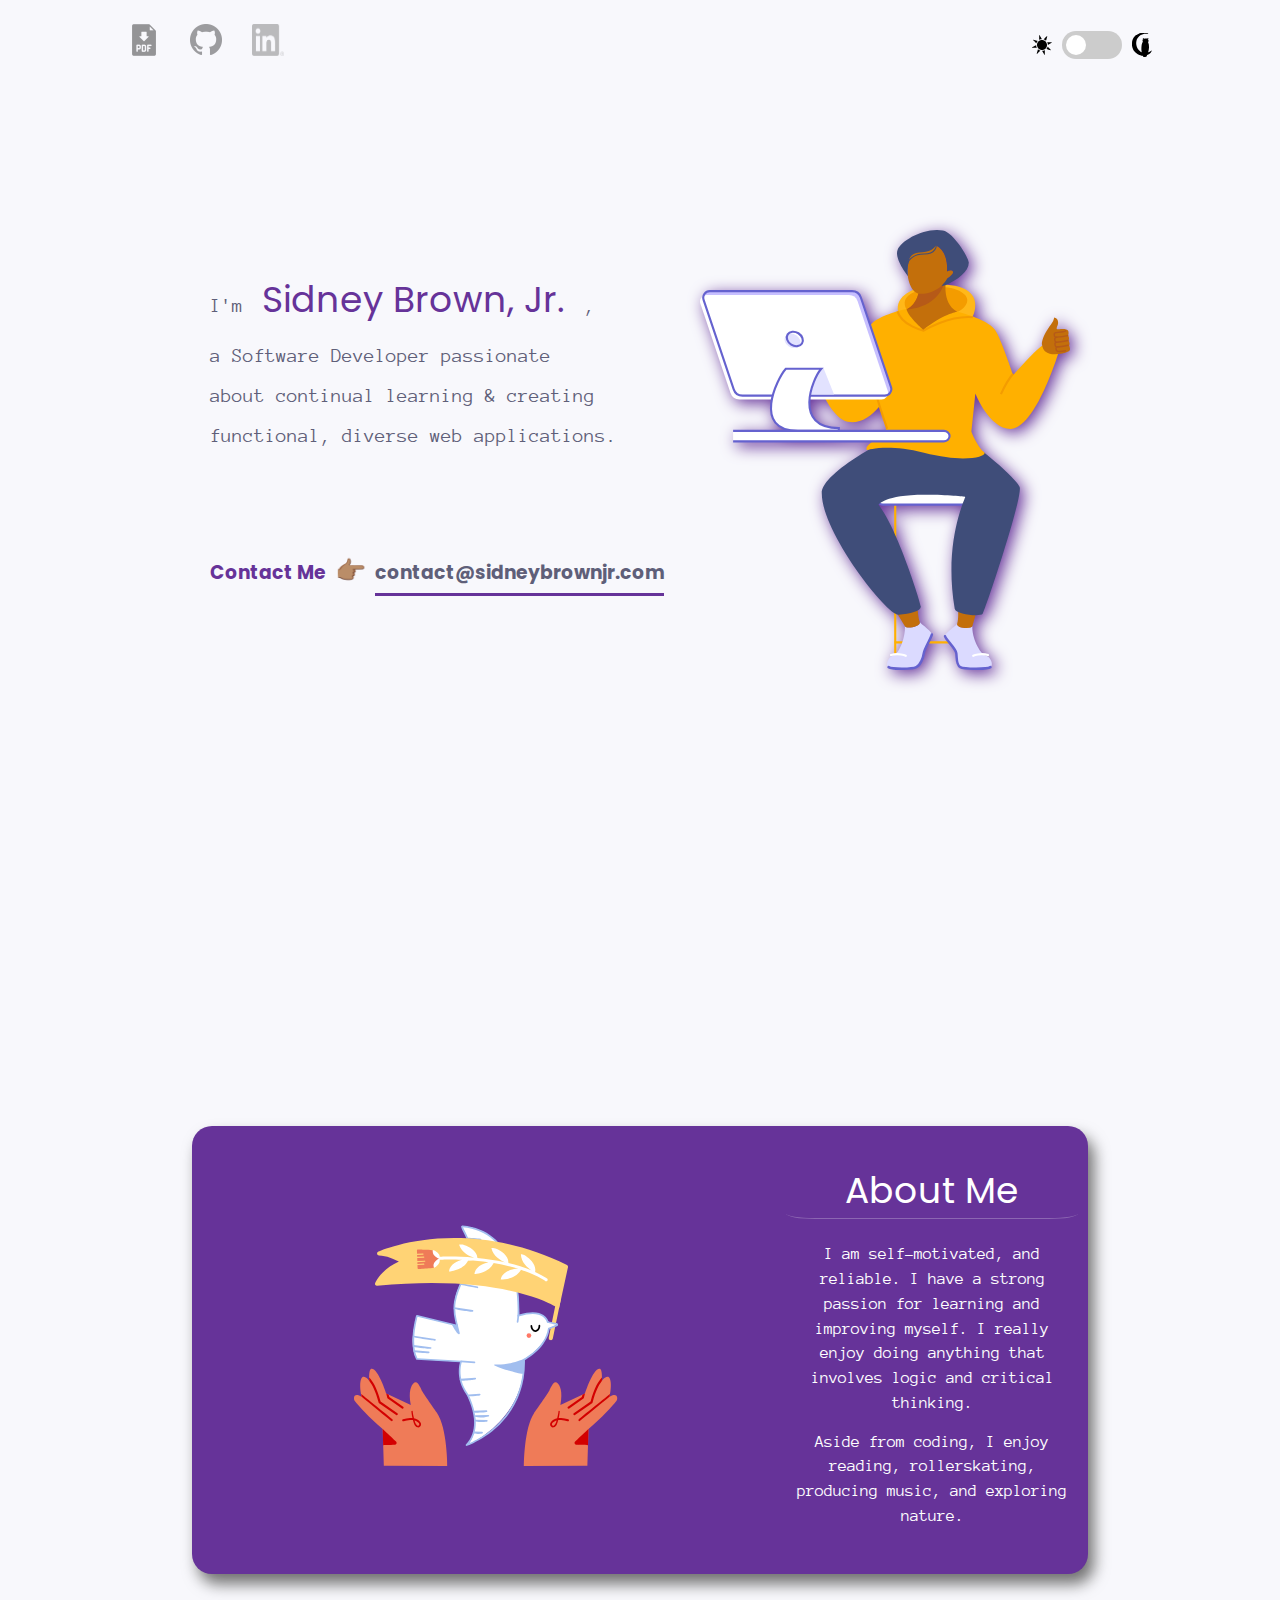
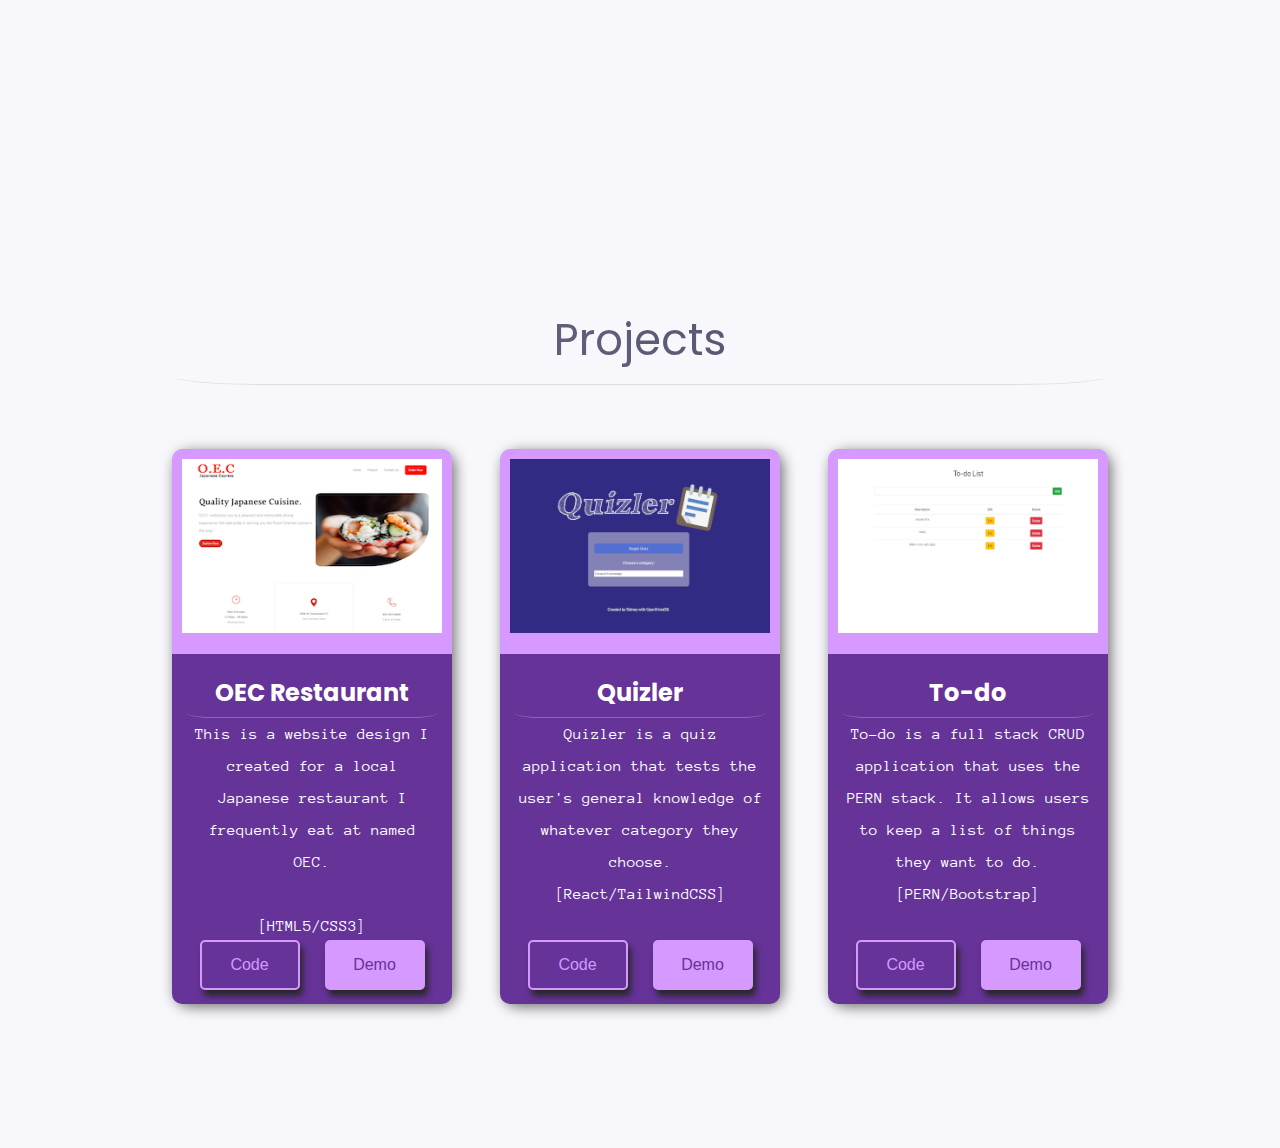
<file: index.html>
<!DOCTYPE html>
<html lang="en">
  <head>
    <meta charset="UTF-8" />
    <meta name="viewport" content="width=device-width, initial-scale=1.0" />
    <meta
      name="description"
      content="Check out the work of Sidney Brown, Jr., a Full-Stack Software Developer 
        that enjoys bringing beautiful web designs to life."
    />
    <link
      rel="apple-touch-icon"
      sizes="180x180"
      href="./images/apple-touch-icon.png"
    />
    <link
      rel="icon"
      type="image/png"
      sizes="32x32"
      href="./images/favicon-32x32.png"
    />
    <link
      rel="icon"
      type="image/png"
      sizes="16x16"
      href="./images/favicon-16x16.png"
    />
    <link rel="manifest" href="./images/site.webmanifest" />
    <link
      href="https://fonts.googleapis.com/css2?family=Poppins:wght@100;300;400;500&display=swap"
      rel="stylesheet"
    />
    <link
      href="https://fonts.googleapis.com/css2?family=Anonymous+Pro&display=swap"
      rel="stylesheet"
    />
    <link rel="stylesheet" href="./styles.css" />
    <script src="index.js"></script>
    <title>👨🏽‍💻 Sidney's Portfolio</title>
  </head>
  <body>
    <header id="header">
      <div class="logo-container">
        <div class="logos">
          <a
            href="resume.html"
            target="_blank"
            rel="noreferrer noopener"
            name="Resume"
          >
            <img src="./images/pdf-image.png" alt="PDF icon" title="Resume" />
          </a>
        </div>
        <div class="logos">
          <a
            href="https://github.com/sidneybrownjr"
            target="_blank"
            rel="noreferrer noopener"
            name="Github"
          >
            <img src="./images/github.png" alt="Github Logo" title="Github" />
          </a>
        </div>
        <div class="logos">
          <a
            href="https://www.linkedin.com/in/sidneyrbrownjr/"
            target="_blank"
            rel="noreferrer noopener"
            name="LinkedIn"
          >
            <img
              src="./images/linkedin.png"
              alt="LinkedIn Logo"
              title="LinkedIn"
            />
          </a>
        </div>
      </div>
      <div class="color-mode">
        <div class="sun"></div>
        <div class="theme-switch-wrapper">
          <label class="theme-switch" for="checkbox">
            <input type="checkbox" id="checkbox" />
            <div class="slider round"></div>
          </label>
        </div>
        <div class="moon"></div>
      </div>
    </header>
    <main>
      <section id="main" class="presentation">
        <div class="introduction">
          <div class="intro-text">
            <p>I'm</p>
            <h1>Sidney Brown, Jr.</h1>
            <p>
              ,
              <br />
              a Software Developer passionate
              <br />
              about continual learning & creating
              <br />
              functional, diverse web applications.
            </p>
            <div class="contact-box">
              <h3>
                Contact Me <span id="emoji" role="img"></span>
                <a href="mailto:contact@sidneybrownjr.com">
                  contact@sidneybrownjr.com</a
                >
              </h3>
            </div>
          </div>
        </div>
        <div class="cover">
          <img src="./images/working.svg" alt="person on computer" />
        </div>
        <div id="section05" class="scroll">
          <a href="#page"> <span></span><span></span><span></span> </a>
        </div>
      </section>
      <section class="about" id="page">
        <div class="about-about">
          <div class="about-pic">
            <img src="./images/hands.svg" alt="hands with a bird" />
          </div>
          <div class="about-text">
            <h1>About Me</h1>
            <div class="about-me">
              <p>
                I am self-motivated, and reliable. I have a strong passion for
                learning and improving myself. I really enjoy doing anything
                that involves logic and critical thinking.
              </p>
              <p>
                Aside from coding, I enjoy reading, rollerskating, producing
                music, and exploring nature.
              </p>
            </div>
          </div>
        </div>
      </section>
      <section class="projects" id="projects">
        <div class="project-">
          <h1>Projects</h1>
          <div class="project-grid">
            <!--   card 1 -->
            <article class="project">
              <div class="top-half">
                <picture class="thumbnail">
                  <a
                    href="https://oecjapanese.netlify.app/"
                    target="_blank"
                    rel="noreferrer noopener"
                  >
                    <img
                      class="category__01"
                      src="./images/oec-thumb.png"
                      alt="website thumbnail"
                  /></a>
                </picture>
              </div>
              <!-- .card-content -->
              <div class="project-content">
                <h2>OEC Restaurant</h2>
                <p>
                  This is a website design I created for a local Japanese
                  restaurant I frequently eat at named OEC.
                  <br />
                  <br />
                  [HTML5/CSS3]
                </p>
                <footer>
                  <div class="project-buttons">
                    <a
                      href="https://github.com/sidneybrownjr/OEC-Redesign"
                      target="_blank"
                      rel="noreferrer noopener"
                    >
                      <button class="view-code">Code</button>
                    </a>
                  </div>
                  <div class="project-buttons">
                    <a
                      href="https://oecjapanese.netlify.app/"
                      target="_blank"
                      rel="noreferrer noopener"
                    >
                      <button class="demo"><span>Demo </span></button>
                    </a>
                  </div>
                </footer>
              </div>
            </article>
            <!--   card 2 -->
            <article class="project">
              <div class="top-half">
                <picture class="thumbnail">
                  <a
                    href="https://quizler-react.netlify.app/"
                    target="_blank"
                    rel="noreferrer noopener"
                  >
                    <img
                      class="category__01"
                      src="./images/quizler.png"
                      alt=""
                    />
                  </a>
                </picture>
              </div>
              <!-- .card-content -->
              <div class="project-content">
                <h2>Quizler</h2>
                <p>
                  Quizler is a quiz application that tests the user's general
                  knowledge of whatever category they choose.
                  <br />[React/TailwindCSS]
                </p>
                <footer>
                  <div class="project-buttons">
                    <a
                      href="https://github.com/sidneybrownjr/Quizler"
                      target="_blank"
                      rel="noreferrer noopener"
                    >
                      <button class="view-code">Code</button>
                    </a>
                  </div>
                  <div class="project-buttons">
                    <a
                      href="https://quizler-react.netlify.app/"
                      target="_blank"
                      rel="noreferrer noopener"
                    >
                      <button class="demo"><span>Demo </span></button>
                    </a>
                  </div>
                </footer>
              </div>
            </article>
            <!--   card 3 -->
            <article class="project">
              <div class="top-half">
                <picture class="thumbnail">
                  <a
                    href="https://to-do-pern-app.herokuapp.com/"
                    target="_blank"
                    rel="noreferrer noopener"
                  >
                    <img class="category__01" src="./images/Todo.png" alt="" />
                  </a>
                </picture>
              </div>
              <!-- .card-content -->
              <div class="project-content">
                <h2>To-do</h2>
                <p>
                  To-do is a full stack CRUD application that uses the PERN
                  stack. It allows users to keep a list of things they want to
                  do.
                  <br />[PERN/Bootstrap]
                </p>
                <footer>
                  <div class="project-buttons">
                    <a
                      href="https://github.com/sidneybrownjr/PERN-Todo"
                      target="_blank"
                      rel="noreferrer noopener"
                    >
                      <button class="view-code">Code</button>
                    </a>
                  </div>
                  <div class="project-buttons">
                    <a
                      href="https://to-do-pern-app.herokuapp.com/"
                      target="_blank"
                      rel="noreferrer noopener"
                    >
                      <button class="demo"><span>Demo </span></button>
                    </a>
                  </div>
                </footer>
              </div>
            </article>
          </div>
        </div>
      </section>
    </main>
  </body>
</html>
</file>
<file: styles.css>
* {
  margin: 0px;
  box-sizing: border-box;
}

html {
  scroll-behavior: smooth;
}

:-webkit-scrollbar {
  display: none;
}

:root {
  --primary-color: #302ae6;
  --secondary-color: #536390;
  --font-color: #5f5f79;
  --link-color: #fff;
  --bg-color: #f8f8fc;
  --heading-color: linear-gradient(to left, #494964, #6f6f89);
  --filters: grayscale(100%);
  --logo-filter: grayscale(100%);
}

[data-theme='dark'] {
  --primary-color: #9a97f3;
  --secondary-color: #818cab;
  --font-color: #e1e1ff;
  --link-color: #fff;
  --bg-color: #161625;
  --heading-color: linear-gradient(to left, #a9b3ce, #e1e1ff);
  --filters: invert(91%) sepia(20%) saturate(218%) hue-rotate(356deg)
    brightness(108%) contrast(106%);
  --logo-filter: brightness(0) invert(1);
}

body {
  font-family: 'Poppins', sans-serif;
  background-color: var(--bg-color);
  line-height: 2;
}

p {
  font-family: 'Anonymous Pro', monospace;
}

header {
  display: flex;
  -webkit-box-flex: initial;
  height: 10vh;
  width: 80%;
  margin: auto;
  align-items: center;
  position: fixed;
  left: 0;
  right: 0;
  background-color: var(--bg-color);
}

.logo-container,
.nav-links,
.color-mode,
.cover {
  display: flex;
}

.color-mode .sun {
  background: url(./images/sun.svg) no-repeat center;
  background-size: 100%;
}

.color-mode .moon {
  background: url(./images/moon.svg) no-repeat center;
  background-size: 100%;
}

.sun {
  width: 20px;
  height: 24px;
  filter: var(--filters);
}

.moon {
  width: 20px;
  height: 24px;
  filter: var(--filters);
}

.theme-switch-wrapper {
  display: flex;
  align-items: center;
  margin: 10px;
}
.theme-switch {
  display: inline-block;
  height: 28px;
  position: relative;
  width: 60px;
}

.theme-switch input {
  display: none;
}

.slider {
  background-color: #ccc;
  bottom: 0;
  cursor: pointer;
  left: 0;
  position: absolute;
  right: 0;
  top: 0;
  transition: 0.4s;
}

.slider:before {
  background-color: #fff;
  bottom: 4px;
  content: '';
  height: 20px;
  left: 4px;
  position: absolute;
  transition: 0.4s;
  width: 20px;
}

input:checked + .slider {
  background-color: rebeccapurple;
}

input:checked + .slider:before {
  transform: translateX(30px);
}

.slider.round {
  border-radius: 34px;
}

.slider.round:before {
  border-radius: 50%;
}

.logo-container {
  justify-content: start;
  flex: 1;
}

.logos {
  filter: var(--logo-filter);
  opacity: 0.4;
  transition: all 0.3s;
  position: relative;
  padding: 0px 30px 0px 0px;
}

.logos:hover {
  filter: var(--logo-filter);
  opacity: 1;
  transition-duration: 0.7s;
}

.logos img {
  height: 32px;
  width: 32px;
}

nav {
  flex: 3;
}

.nav-links {
  justify-content: space-around;
  align-items: center;
  list-style: none;
}

.nav-link a {
  color: var(--font-color);
  font-size: 18px;
  text-decoration: none;
}
.nav-link:after {
  content: '';
  display: block;
  margin: 0 auto;
  width: 0%;
  padding-top: 5px;
  border-bottom: 2px ridge #c36cbb;
  transition: 0.5s;
}

.nav-link:hover:after {
  width: 100%;
}

.nav-link:nth-child(2) a {
  font-size: 24px;
  border-bottom: none;
}

.color-mode {
  justify-content: end;
  align-items: center;
}

.presentation,
.about {
  display: flex;
  width: 70%;
  margin: auto;
  height: 100vh;
  align-items: center;
  justify-content: space-around;
  color: var(--font-color);
  flex-wrap: wrap;
  align-content: center;
}

.intro-text {
  flex: 2;
}

.intro-text h1 {
  font-size: 50px;
  font-weight: 400;
  color: rebeccapurple;
  display: inline;
  padding: 15px;
}

.intro-text p {
  display: inline;
  margin-top: 5px;
  font-size: 26px;
  color: var(--font-color);
}

#emoji {
  font-size: 25px;
  margin: 5px;
}

span#emoji::after {
  content: '👉🏽';
}

.contact-box h3 {
  color: rebeccapurple;
  margin-top: 50px;
  padding: 40px 0px;
}

.contact-box a {
  text-decoration: none;
  color: var(--font-color);
  padding: 10px 0px;
  box-shadow: inset 0 -3px 0 rebeccapurple;
  transition: all 0.3s ease-in-out;
}

.contact-box a:hover {
  color: var(--link-color);
  box-shadow: inset 0 -100px 0 rebeccapurple;
}

.cover {
  justify-content: end;
}

.cover img {
  width: 370px;
  height: 100%;
  filter: drop-shadow(4px 4px 8px rebeccapurple);
  z-index: -1;
}

.about-about {
  background-color: rebeccapurple;
  border-radius: 20px;
  width: 100%;
  max-width: 960px;
  height: auto;
  box-shadow: 6px 10px 15px rgb(113, 113, 113);
  color: var(--link-color);
  display: flex;
  align-items: center;
  justify-content: center;
}

.about-text h1 {
  font-size: 36px;
  font-weight: 400;
  text-align: center;
  margin-bottom: 1rem;
  border-bottom: 1px solid rgba(255, 255, 255, 0.25);
  border-radius: 10%;
}

.about-text {
  font-size: 16.5px;
  padding: 10px;
  flex: 1;
  text-align: center;
  line-height: 1.5;
}

.about-pic {
  flex: 2;
}

.about-me p {
  padding: 7px;
}

.projects {
  height: 100vh;
  margin: auto;
  width: 70%;
  display: flex;
  align-items: center;
  justify-content: center;
}

.project-grid {
  display: grid;
  grid-template-columns: repeat(3, 1fr);
  grid-auto-rows: auto;
  grid-gap: 3rem;
  max-width: 960px;
}

.projects h1 {
  font-size: 44px;
  font-weight: 400;
  background: var(--heading-color);
  background-clip: text;
  -webkit-background-clip: text;
  -webkit-text-fill-color: transparent;
  text-align: center;
  margin-bottom: 4rem;
}

.project {
  border-radius: 15px;
  box-shadow: 3px 3px 14px rgb(113, 113, 113);
  text-align: center;
  color: var(--link-color);
  transition: 0.3s;
  max-width: 320px;
}

.project- h1 {
  border-bottom: 1px solid rgb(0, 0, 0, 0.1);
  border-radius: 10%;
}

.thumbnail img {
  max-width: 280px;
  position: relative;
  padding: 10px;
  object-fit: cover;
}

.project:hover {
  box-shadow: 6px 6px 28px rgb(113, 113, 113);
}

.top-half {
  background-color: #d599ff;
  border-radius: 10px 10px 0 0;
  cursor: pointer;
  height: auto;
}

.project-content {
  padding: 15px;
  background-color: rebeccapurple;
  border-radius: 0 0 10px 10px;
  height: 350px;
}

.project-content h2 {
  border-bottom: 1px solid rgba(255, 255, 255, 0.25);
  border-radius: 10%;
}

.project-content p {
  height: 60%;
}

footer {
  display: flex;
  justify-content: space-around;
}

.project-buttons {
  padding: 30px 0px 0px;
}

.view-code,
.demo {
  width: 100px;
  height: 50px;
  cursor: pointer;
  font-size: 16px;
  transition: all 0.5s;
  box-shadow: 3px 6px 6px rgb(40, 40, 40);
  border-radius: 5px;
}

.view-code {
  border: 2px solid #d599ff;
  background: transparent;
  color: #d599ff;
}

.view-code:hover {
  color: #d599ff;
  background-color: #fff;
}

.demo {
  border: 2px solid #d599ff;
  background-color: #d599ff;
  color: rebeccapurple;
}

.demo span {
  cursor: pointer;
  display: inline-block;
  position: relative;
  transition: 0.5s;
}

.demo span:after {
  content: '\00bb';
  position: absolute;
  opacity: 0;
  top: 0;
  right: -20px;
  transition: 0.5s;
}

.demo:hover span {
  padding-right: 25px;
  color: #fff;
}

.demo:hover span:after {
  opacity: 1;
  right: 0;
}

.scroll {
  display: flex;
  position: absolute;
  bottom: 20px;
  left: 50%;
  width: 40px;
  height: 40px;
  transform: translateY(-80px) translateX(-50%) rotate(45deg);
}

.scroll span {
  position: absolute;
  top: 0;
  left: 0;
  display: block;
  width: 100%;
  height: 100%;
  border-bottom: 2px solid rebeccapurple;
  border-right: 2px solid rebeccapurple;
  animation: animate 1.5s linear infinite;
  opacity: 0;
}

.scroll span:nth-child(1) {
  transform: translate(-15px, -15px);
  animation-delay: -0.4s;
}

.scroll span:nth-child(2) {
  transform: translate(0px, 0px);
  animation-delay: -0.2s;
}

.scroll span:nth-child(3) {
  transform: translate(15px, 15px);
  animation-delay: 0s;
}

@keyframes animate {
  0% {
    top: -5px;
    left: -5px;
    opacity: 0;
  }
  25% {
    top: 0px;
    left: 0px;
    opacity: 1;
  }

  50%,
  100% {
    top: 5px;
    left: 5px;
    opacity: 0;
  }
}

@media screen and (max-width: 1919px) {
  .presentation,
  .about {
    flex-wrap: nowrap;
  }

  .intro-text h1,
  .about-text h1 {
    font-size: 36px;
  }

  .intro-text p {
    font-size: 20px;
  }

  .scroll {
    bottom: 0px;
  }

  .projects {
    margin-bottom: 3rem;
  }

  span#emoji::after {
    content: '👉🏽';
  }
}

@media screen and (max-width: 1159px) {
  span#emoji::after {
    content: '👇🏽';
  }
}

@media screen and (max-width: 1024px) {
  span#emoji::after {
    content: '👇🏽';
  }

  .presentation {
    height: 90vh;
    margin-bottom: 4rem;
  }

  .about,
  .projects {
    height: auto;
    margin-bottom: 4rem;
    margin-top: 3rem;
  }

  header {
    position: relative;
  }

  .presentation {
    flex-wrap: nowrap;
    height: 80vh;
  }

  .intro-text h1,
  .about-text h1 {
    font-size: 25px;
  }

  .intro-text p {
    font-size: 16px;
  }

  .about-about {
    flex-direction: column;
    height: auto;
  }

  .project-grid {
    grid-template-columns: repeat(2, 1fr);
  }
}

@media screen and (max-width: 659px) {
  header {
    position: relative;
  }

  .presentation,
  .about {
    height: auto;
    margin-bottom: 4rem;
    margin-top: 3rem;
  }

  .intro-text {
    text-align: center;
  }

  .intro-text h1,
  .about-text h1 {
    font-size: 25px;
  }

  .intro-text p {
    font-size: 16px;
  }

  .about-text {
    font-size: 15px;
  }

  .cover {
    display: none;
  }

  span#emoji::after {
    content: '👇🏽';
  }

  .about-about {
    flex-direction: column;
  }

  .projects {
    height: auto;
    margin-bottom: 4rem;
  }

  .project-grid {
    grid-template-columns: repeat(1, 1fr);
  }

  .scroll {
    display: none;
  }
}
</file>
